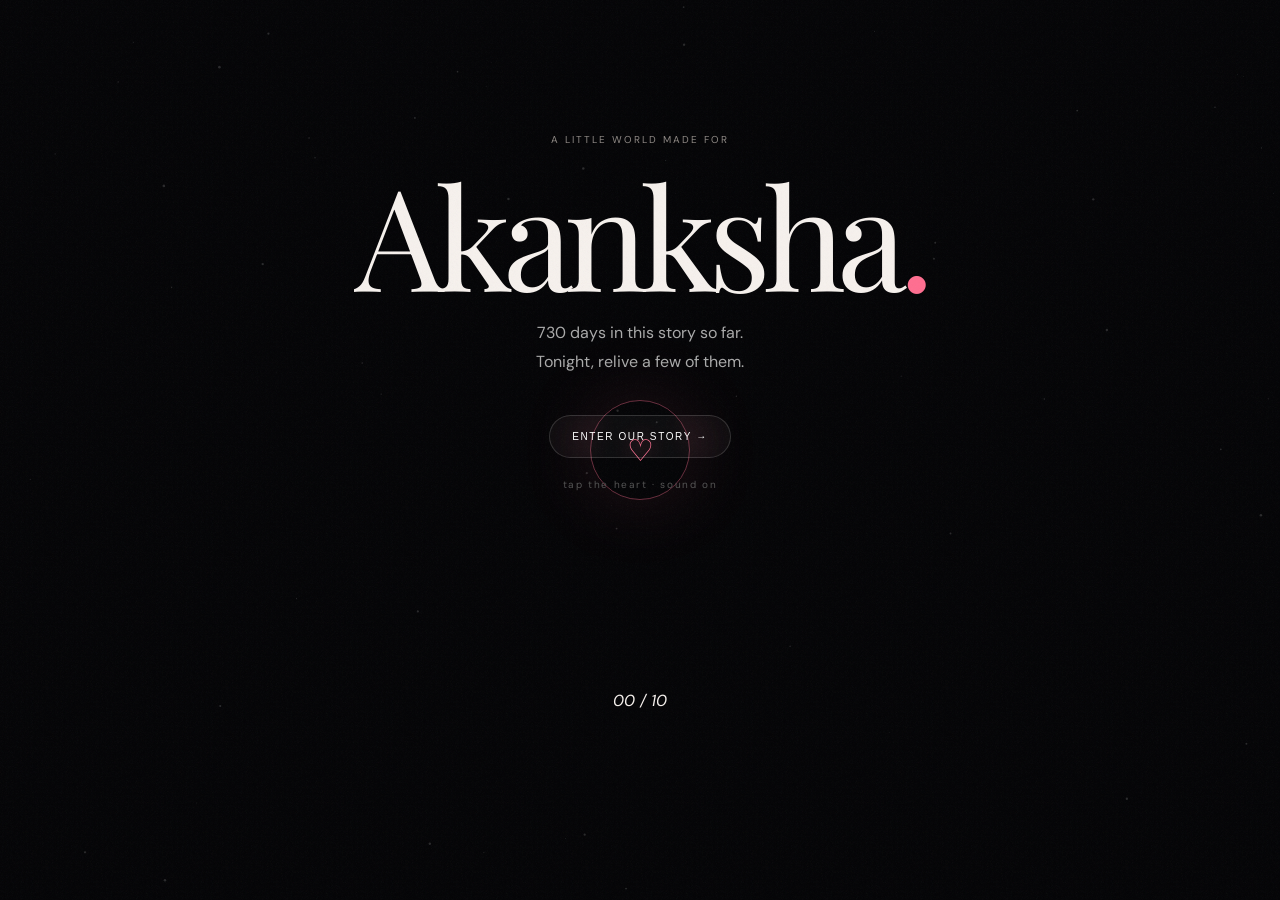
<file: index.html>
<!doctype html><html><head><meta charset="utf-8"><meta name="viewport" content="width=device-width,initial-scale=1"><title>For Akanksha — 2 Years of Us</title><link rel="stylesheet" href="assets/styles.css"></head><body data-page="entry"><canvas id="fx"></canvas><div class="grain"></div><main class="page entry"><div class="orb">♡</div><section><small>A LITTLE WORLD MADE FOR</small><h1>Akanksha<span>.</span></h1><p>730 days in this story so far.<br>Tonight, relive a few of them.</p><button class="primary" id="begin">ENTER OUR STORY →</button><div class="hint">tap the heart · sound on</div></section><i class="page-no">00 / 10</i></main><audio id="bgm" loop src="assets/music.mp3"></audio><script src="assets/app.js"></script></body></html>
</file>
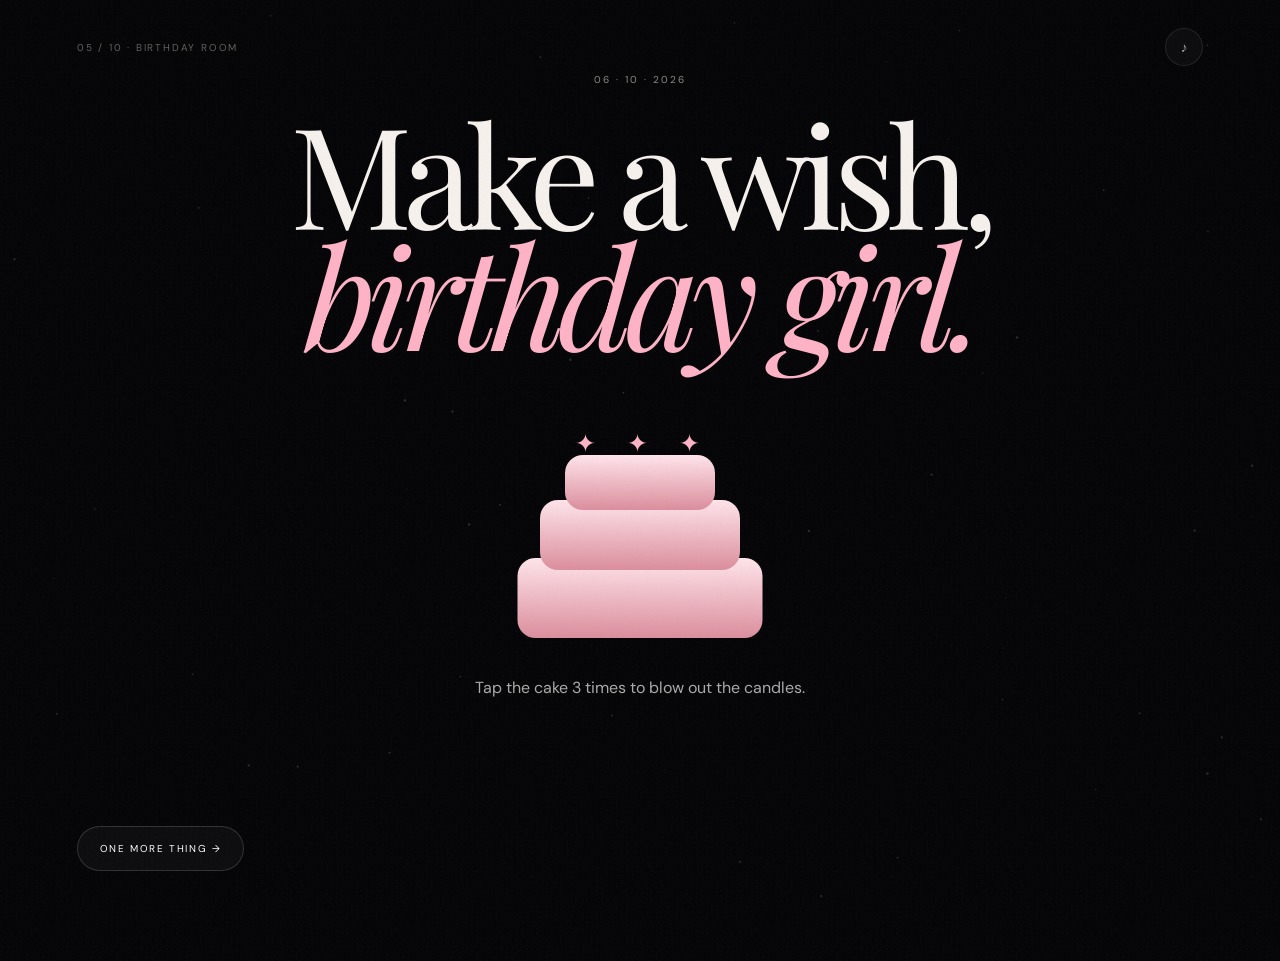
<file: birthday.html>
<!doctype html><html><head><meta charset="utf-8"><meta name="viewport" content="width=device-width,initial-scale=1"><title>Birthday Room</title><link rel="stylesheet" href="assets/styles.css"></head><body data-page="birthday"><canvas id="fx"></canvas><div class="grain"></div><main class="page"><nav>05 / 10 · BIRTHDAY ROOM <button data-sound>♪</button></nav><section class="center tall"><small>06 · 10 · 2026</small><h1>Make a wish,<br><em>birthday girl.</em></h1><div id="cake"><div class="candle a">✦</div><div class="candle b">✦</div><div class="candle c">✦</div><div class="tier one"></div><div class="tier two"></div><div class="tier three"></div></div><p id="cakeHint">Tap the cake 3 times to blow out the candles.</p><h2 id="bdayMsg">22 looks beautiful on you.</h2></section><a class="primary" href="reasons.html">ONE MORE THING →</a></main><script src="assets/app.js"></script></body></html>
</file>
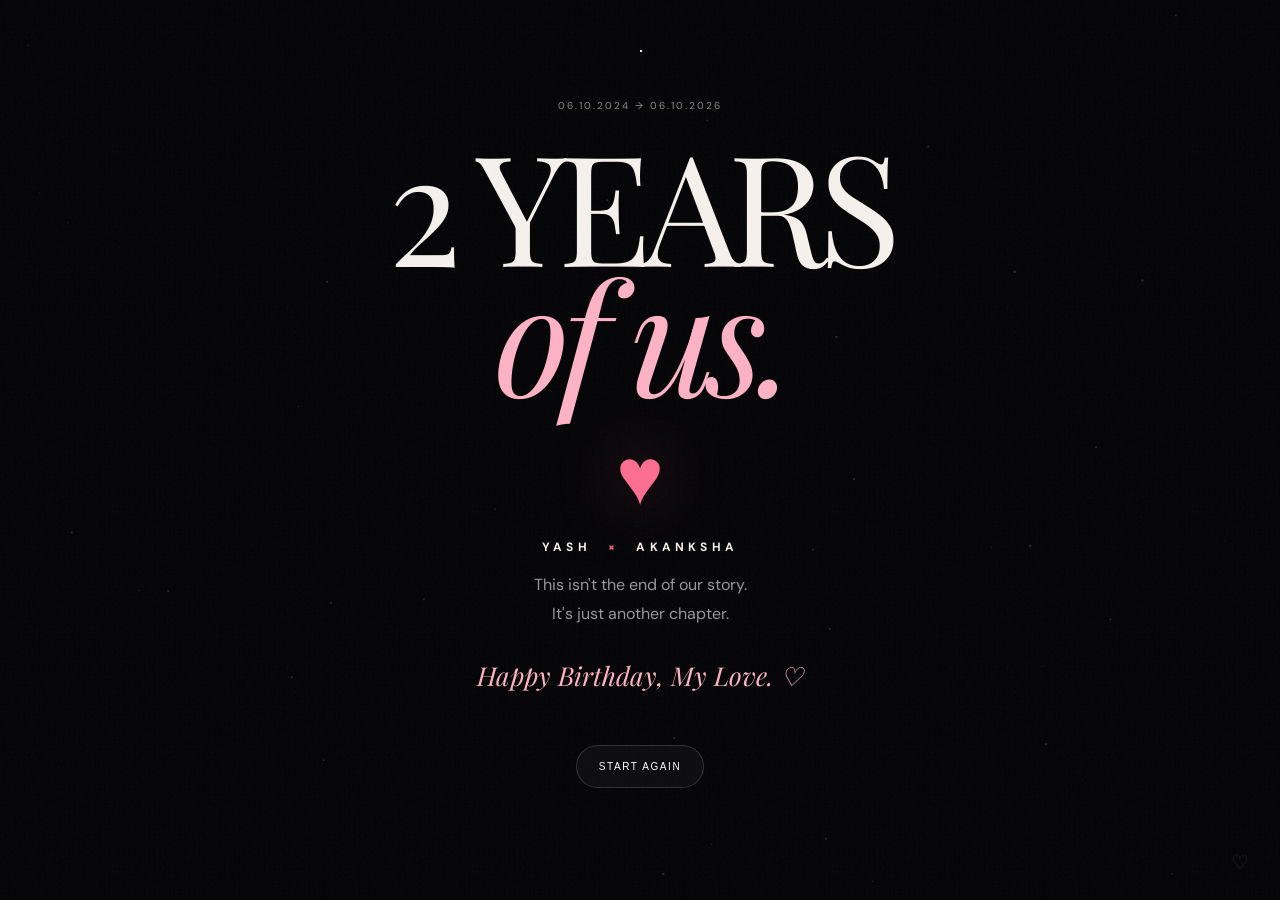
<file: final.html>
<!doctype html><html><head><meta charset="utf-8"><meta name="viewport" content="width=device-width,initial-scale=1"><title>Just The Beginning</title><link rel="stylesheet" href="assets/styles.css"></head><body data-page="final"><canvas id="fx"></canvas><div class="grain"></div><main class="page final"><div id="stars"></div><section class="center"><small>06.10.2024 → 06.10.2026</small><h1>2 YEARS<br><em>of us.</em></h1><div class="heart">♥</div><h2>YASH <span>×</span> AKANKSHA</h2><p>This isn't the end of our story.<br>It's just another chapter.</p><div class="final-line">Happy Birthday, My Love. ♡</div><button class="primary" onclick="location.href='index.html'">START AGAIN</button></section><button id="secret" class="secret">♡</button></main><script src="assets/app.js"></script></body></html>
</file>
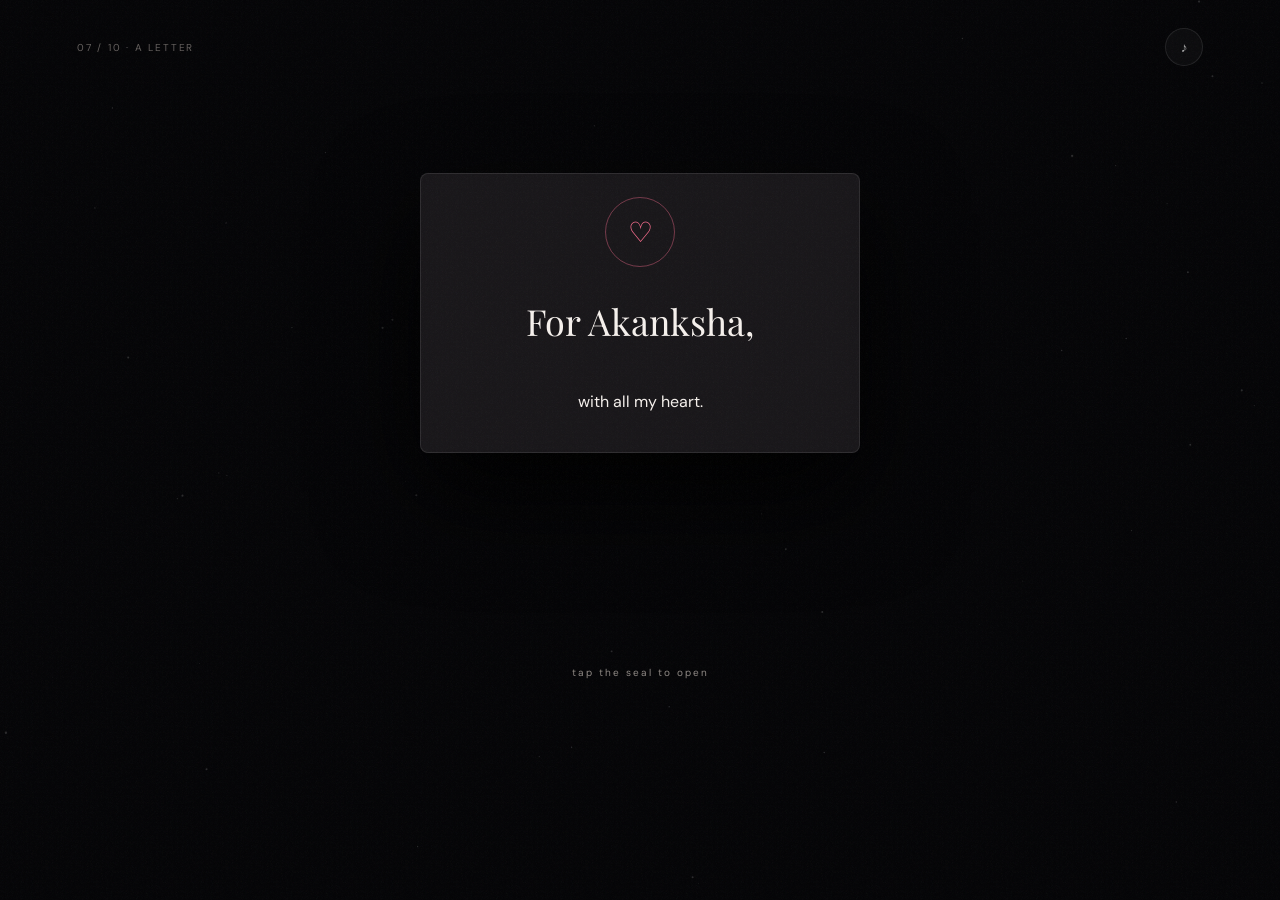
<file: letter.html>
<!doctype html><html><head><meta charset="utf-8"><meta name="viewport" content="width=device-width,initial-scale=1"><title>A Letter For Akanksha</title><link rel="stylesheet" href="assets/styles.css"></head><body data-page="letter"><canvas id="fx"></canvas><div class="grain"></div><main class="page"><nav>07 / 10 · A LETTER <button data-sound>♪</button></nav><section id="envelope" class="envelope"><div><div class="seal" id="open">♡</div><h2>For Akanksha,</h2><p>with all my heart.</p></div><small>tap the seal to open</small></section><article id="letter" class="letter"><small>06 OCTOBER 2026 · 22ND BIRTHDAY · 2 YEARS OF US</small><h1>My Akanksha,</h1><div class="letter-body">
<p>Happy 22nd birthday to the person who somehow became one of the most important parts of my life without either of us knowing, on that first ordinary day when I sent you a birthday message on 6 October 2024. When I look back at that day now, it is honestly crazy to think that one small message became the first page of everything we have today. I did not know where that first move would take us. I only knew that I wanted to start a conversation with you. And today, two years later, I am sitting here trying to put two years of memories, feelings, laughter, adventures, arguments, comfort, and love into words — and I already know that no letter can ever be enough.</p>
<p>I still remember our first date at Seawoods Mall on 23 October. There are so many things about that day that I could write about, but the one that always makes me smile is that I made you dance in the mall. Looking back, it feels like such a perfect preview of what our relationship would become: me being a little crazy, you going along with it, and both of us creating a memory that neither of us expected. Then we make counless memories we went to the Chinese Temple, and somehow a simple first date became the beginning of a very long list of places, roads, temples, sunsets, festivals, food stops, and random little moments that now mean so much to me.</p>
<p>We have gone on so many long drives that sometimes I think the road itself became one of our favourite places. I love those moments because we never needed an extraordinary destination to have a good time. Sometimes it was just us, a road ahead, music playing, conversations going nowhere and everywhere, and that comfortable feeling of being together. Those drives taught me that a memory does not have to be a huge event. Sometimes the best memories are the ones where absolutely nothing special is happening — except that you are there.</p>
<p>Then there was the sunset at Marine Drive. There is something about sitting there with someone you love while the sky changes colour and the city keeps moving around you. It makes you stop for a moment. And when I think about that evening, I don't just remember the sunset. I remember how it felt to share it with you. I think that is what you have done to so many ordinary places in my life: you made them personal.</p>
<p>I also can't forget our Ekvira Temple trip in Lonavala and the way that day kept giving us little surprises. On the way back, we stopped at Maple and somehow ended up enjoying free chocolates and snacks like we had discovered treasure. It sounds like such a small thing, but those are exactly the moments I want to keep. The silly ones. The unexpected ones. The ones that would sound completely ordinary if I told someone else, but become special because they happened with you.</p>
<p>Then came Byculla Zoo, another chapter in our growing collection of places. Ambernath Shiv Temple gave us one of my favourite unusual memories — drawing each other's faces on tiny pieces of paper. I don't know how two people can turn a small sheet of paper into something worth remembering years later, but apparently we can. Kala Ghoda Festival in CST became another story, another day of walking around, seeing things, laughing, exploring, and simply being together.</p>
<p>And then I got to be part of your sister's Haldi ceremony in your village. That day was different. It was not just another outing for us. I got to see another part of your world, meet people important to you, and be there for a family celebration. We enjoyed so much, and I remember feeling genuinely happy that I could be included in something that mattered to you and your family. Moments like that make me realise that our story isn't only about dates and trips. It is also about slowly becoming part of each other's worlds.</p>
<p>Gudi Padwa is another memory I hold close. Seeing us both dressed traditionally, visiting temples, and spending that day together felt beautiful in a completely different way. There was something peaceful about it. Looking at those memories now, I realise how much has changed since that first birthday message — and at the same time, how much of the same feeling is still there.</p>
<p>Two years with you have taught me that love is not only about the dramatic moments. It is about the small things that quietly become important. It is remembering a joke that only makes sense to us. It is knowing how the other person reacts to something before they even say it. It is sending a random message. It is laughing at something stupid. It is going for a drive without a perfect plan. It is getting irritated, getting over it, and still choosing each other. It is making plans, changing plans, and sometimes making absolutely no plans at all. It is finding comfort in the presence of one person.</p>
<p>Akanksha, I want you to know that I am proud of the person you are becoming. You are turning 22, and I hope this year gives you more reasons to smile, more opportunities to grow, more adventures than you expect, and the courage to chase everything you want. I hope you never feel like you have to become someone else to be worthy of anything. I hope you always remember how much there is to love about the person you already are.</p>
<p>I also want to thank you. Thank you for the memories. Thank you for the patience. Thank you for the laughter. Thank you for the random conversations and the serious ones. Thank you for every long drive, every temple visit, every sunset, every festival, every food stop, every photo, every silly drawing, every celebration, and every ordinary day that became special simply because you were there. Thank you for being part of these two years of my life.</p>
<p>When we started on 6 October 2024, I couldn't have imagined that two years later I would have this many memories to look back on. And the best part is that I don't want this letter to feel like a conclusion. I don't want these two years to be a finished story. I want them to be the first two chapters of something much, much longer.</p>
<p>I want more sunsets with you. More long drives. More random plans. More festivals. More temples. More food adventures. More photos that we will laugh about years later. More days where we have no idea where we are going and somehow end up somewhere memorable. More birthdays. More celebrations. More ordinary evenings that turn into favourite memories. More versions of us that we haven't met yet.</p>
<p>And if there is one thing I hope you take from this letter, it is this: you matter to me. Not because of one perfect moment, not because of one date, and not because of one photograph. You matter because somewhere between that first message and everything that followed, you became part of the way I see my life. When something funny happens, I want to tell you. When I see something beautiful, I want to share it with you. When I think about places I want to go, I imagine you there. And when I think about the memories I want to make in the future, your name somehow keeps appearing in them.</p>
<p>So today, on your 22nd birthday, I hope you feel loved. I hope you feel celebrated. I hope you look at this little world I made for you and realise that behind every animation, every photo, every word, and every tiny detail is one very simple thought: <strong>I am really glad I made that first move.</strong></p>
<p>Happy 22nd birthday, Akanksha. Happy two years to us. Thank you for being one of the most beautiful chapters of my life so far. And here's to every chapter we haven't written yet.</p>
<p class="signature">Always yours,<br><strong>Yash</strong> ♡</p></div></article><a id="letterNext" class="primary hidden" href="final.html">THERE'S ONE LAST THING →</a></main><script src="assets/app.js"></script></body></html>
</file>
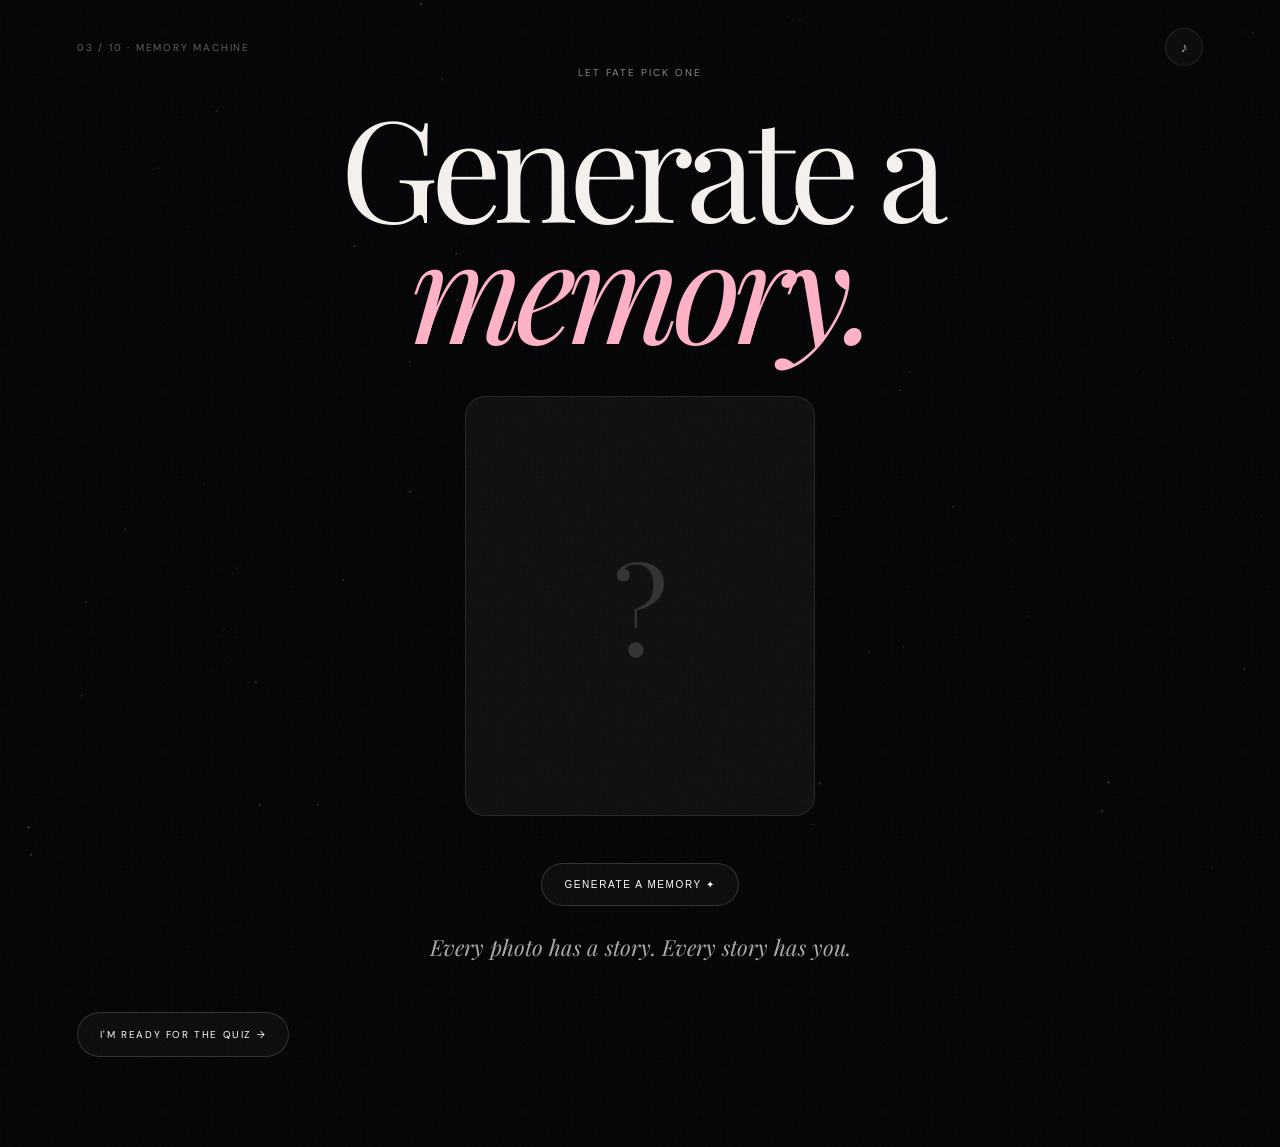
<file: machine.html>
<!doctype html><html><head><meta charset="utf-8"><meta name="viewport" content="width=device-width,initial-scale=1"><title>The Memory Machine</title><link rel="stylesheet" href="assets/styles.css"></head><body data-page="machine"><canvas id="fx"></canvas><div class="grain"></div><main class="page"><nav>03 / 10 · MEMORY MACHINE <button data-sound>♪</button></nav><section class="center tall"><small>LET FATE PICK ONE</small><h1>Generate a<br><em>memory.</em></h1><div id="slot"><span>?</span></div><button class="primary" id="generate">GENERATE A MEMORY ✦</button><p id="caption" class="quote">Every photo has a story. Every story has you.</p></section><a class="primary" href="quiz.html">I'M READY FOR THE QUIZ →</a></main><script src="assets/photos.js"></script><script src="assets/app.js"></script></body></html>
</file>
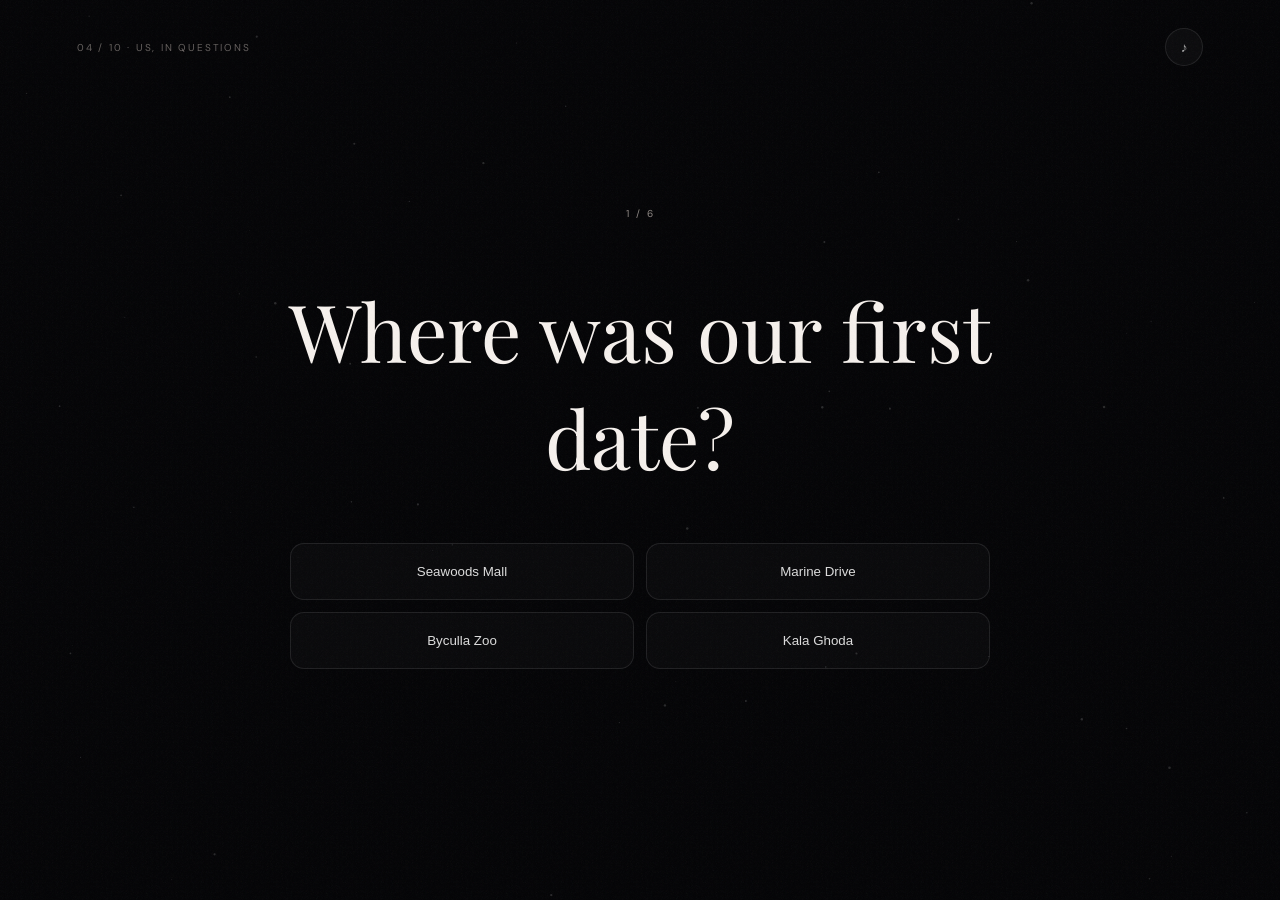
<file: quiz.html>
<!doctype html><html><head><meta charset="utf-8"><meta name="viewport" content="width=device-width,initial-scale=1"><title>How Well Do You Know Us?</title><link rel="stylesheet" href="assets/styles.css"></head><body data-page="quiz"><canvas id="fx"></canvas><div class="grain"></div><main class="page"><nav>04 / 10 · US, IN QUESTIONS <button data-sound>♪</button></nav><div id="quiz" class="quiz"></div></main><script src="assets/app.js"></script></body></html>
</file>
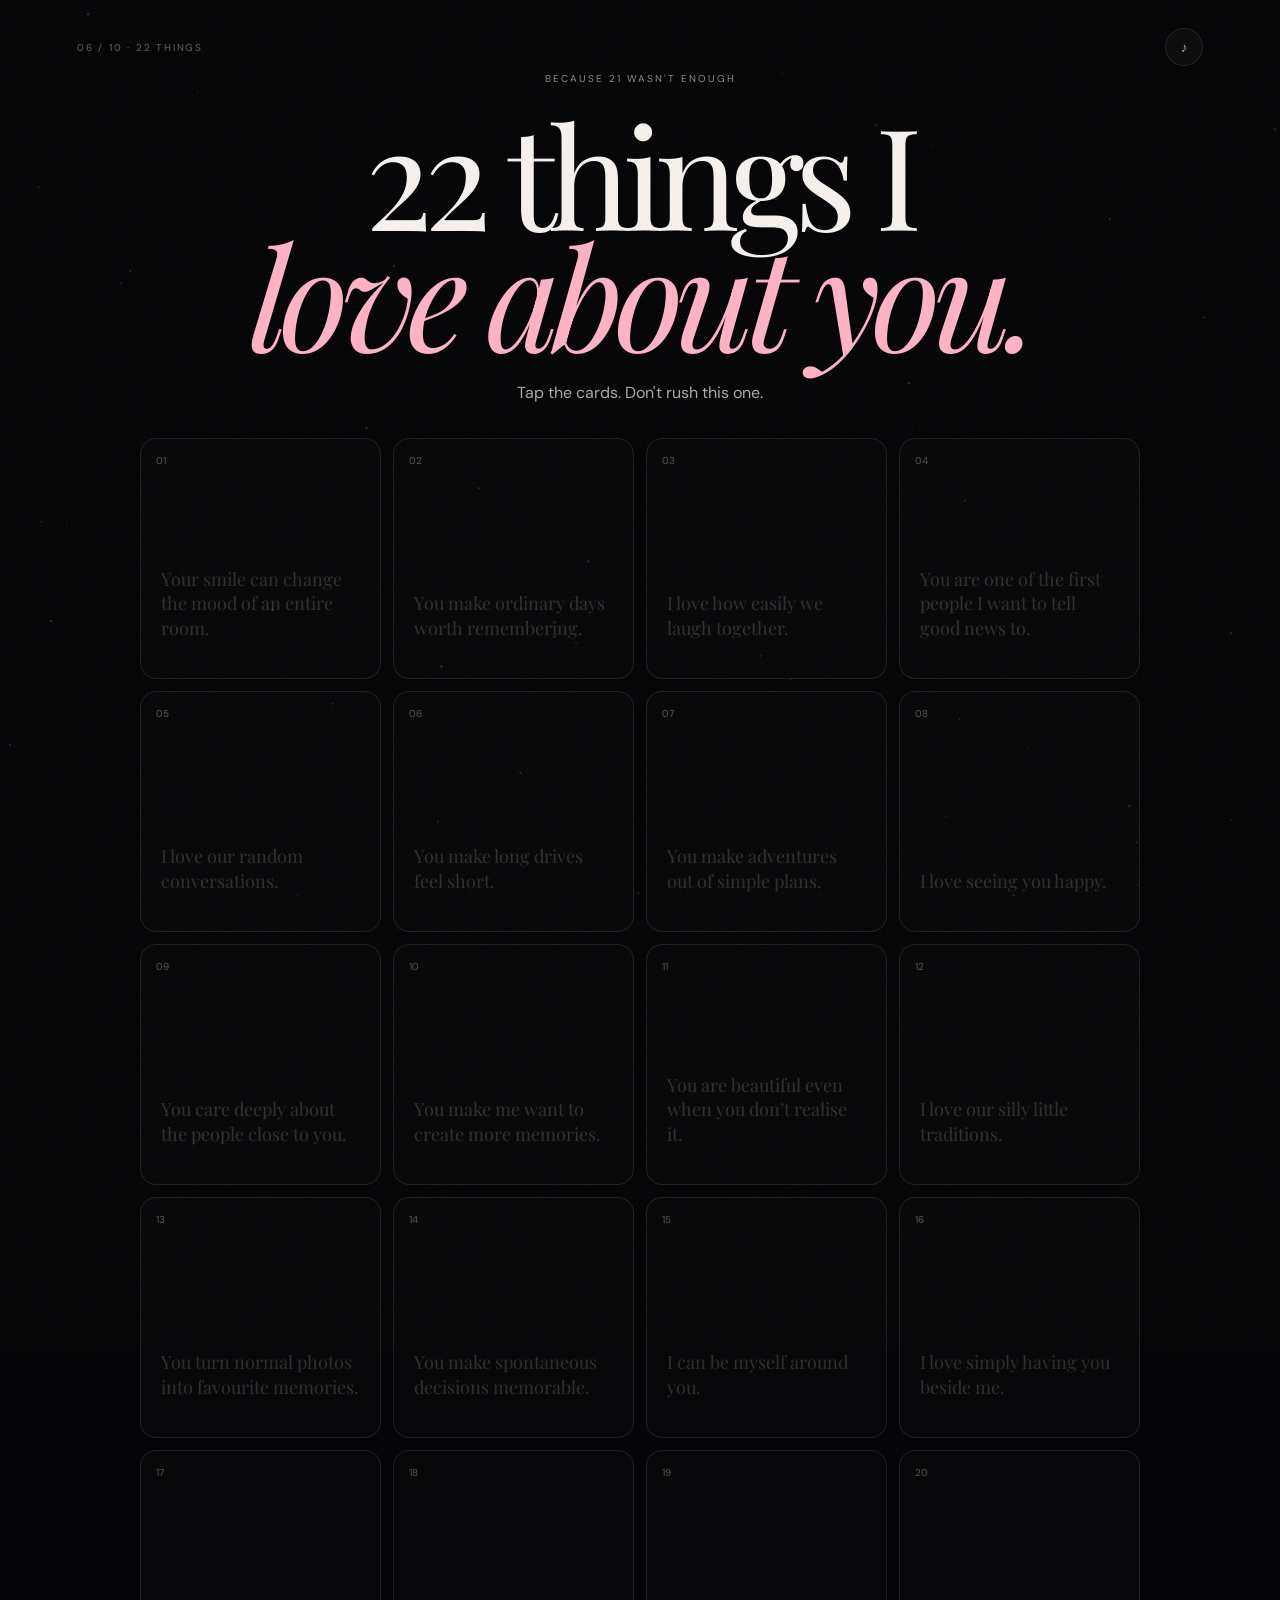
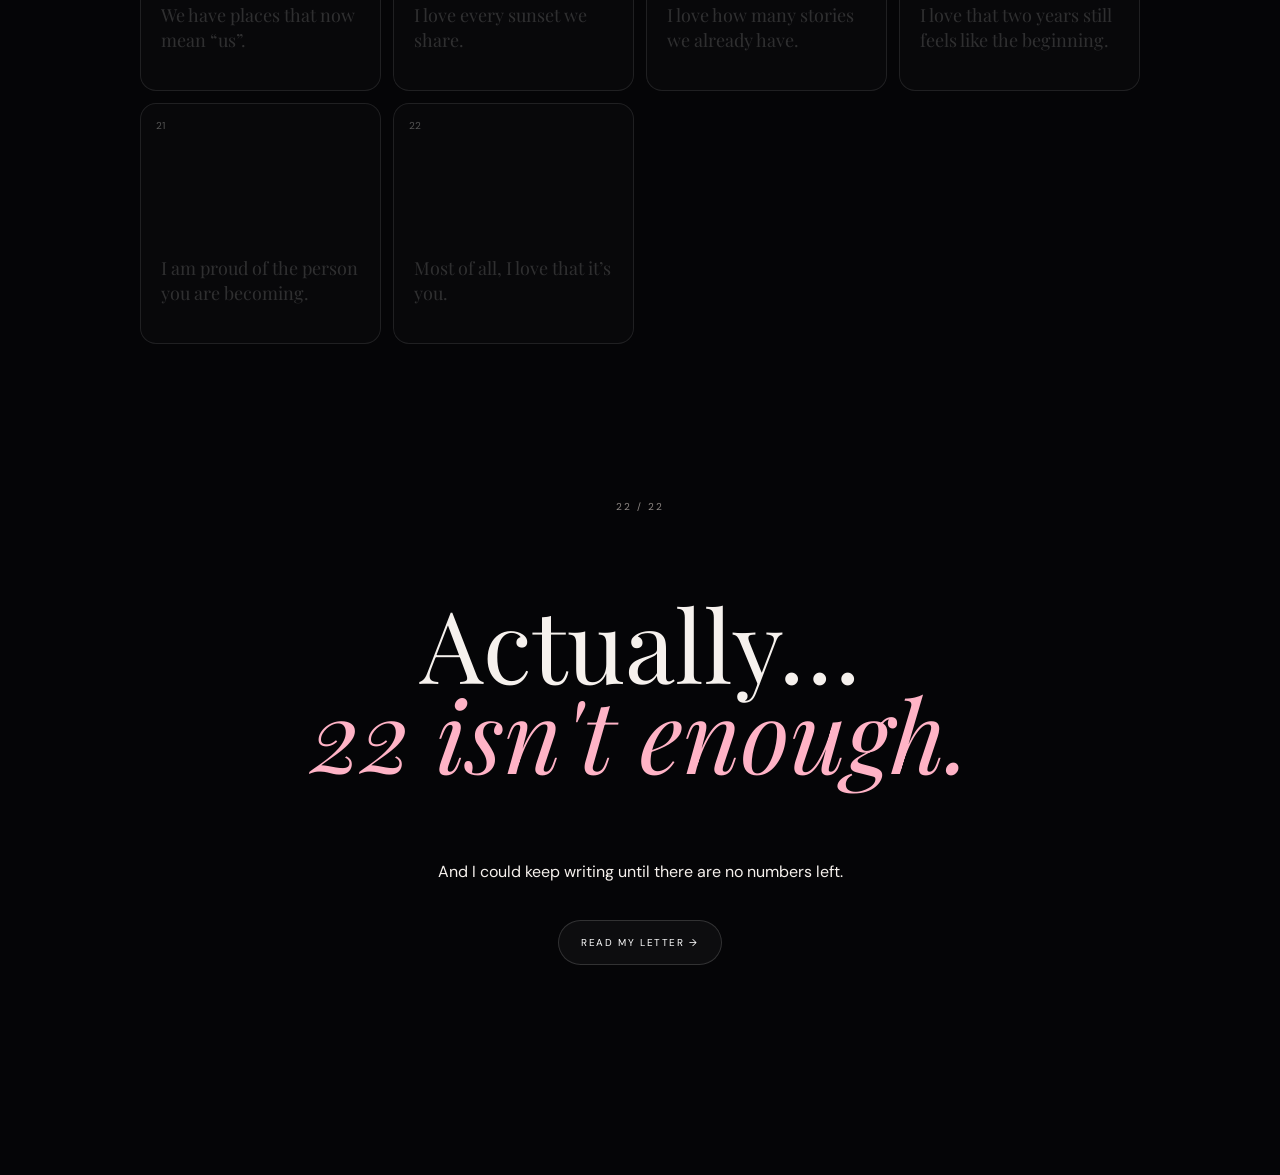
<file: reasons.html>
<!doctype html><html><head><meta charset="utf-8"><meta name="viewport" content="width=device-width,initial-scale=1"><title>22 Things</title><link rel="stylesheet" href="assets/styles.css"></head><body data-page="reasons"><canvas id="fx"></canvas><div class="grain"></div><main class="page"><nav>06 / 10 · 22 THINGS <button data-sound>♪</button></nav><section class="center"><small>BECAUSE 21 WASN'T ENOUGH</small><h1>22 things I<br><em>love about you.</em></h1><p>Tap the cards. Don't rush this one.</p></section><div id="reasons"></div><section class="end"><small>22 / 22</small><h2>Actually…<br><em>22 isn't enough.</em></h2><p>And I could keep writing until there are no numbers left.</p><a class="primary" href="letter.html">READ MY LETTER →</a></section></main><script src="assets/app.js"></script></body></html>
</file>
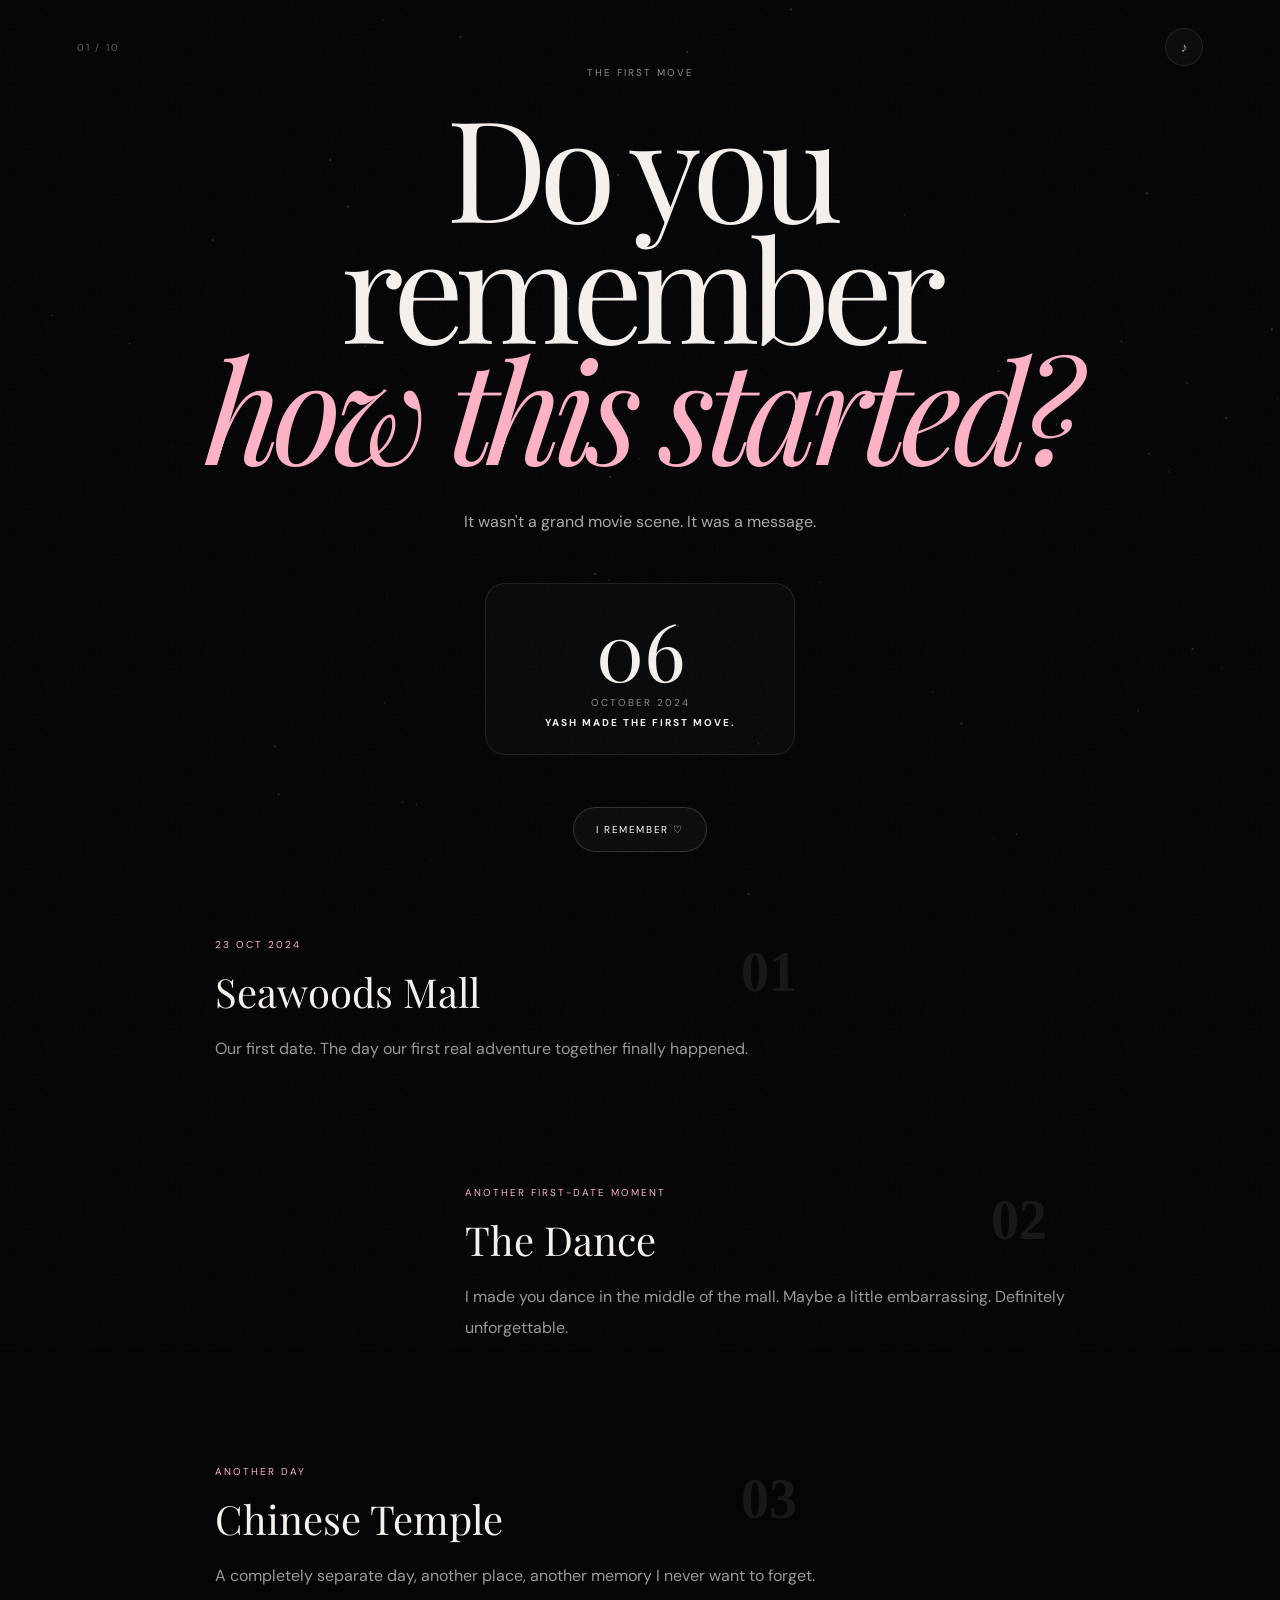
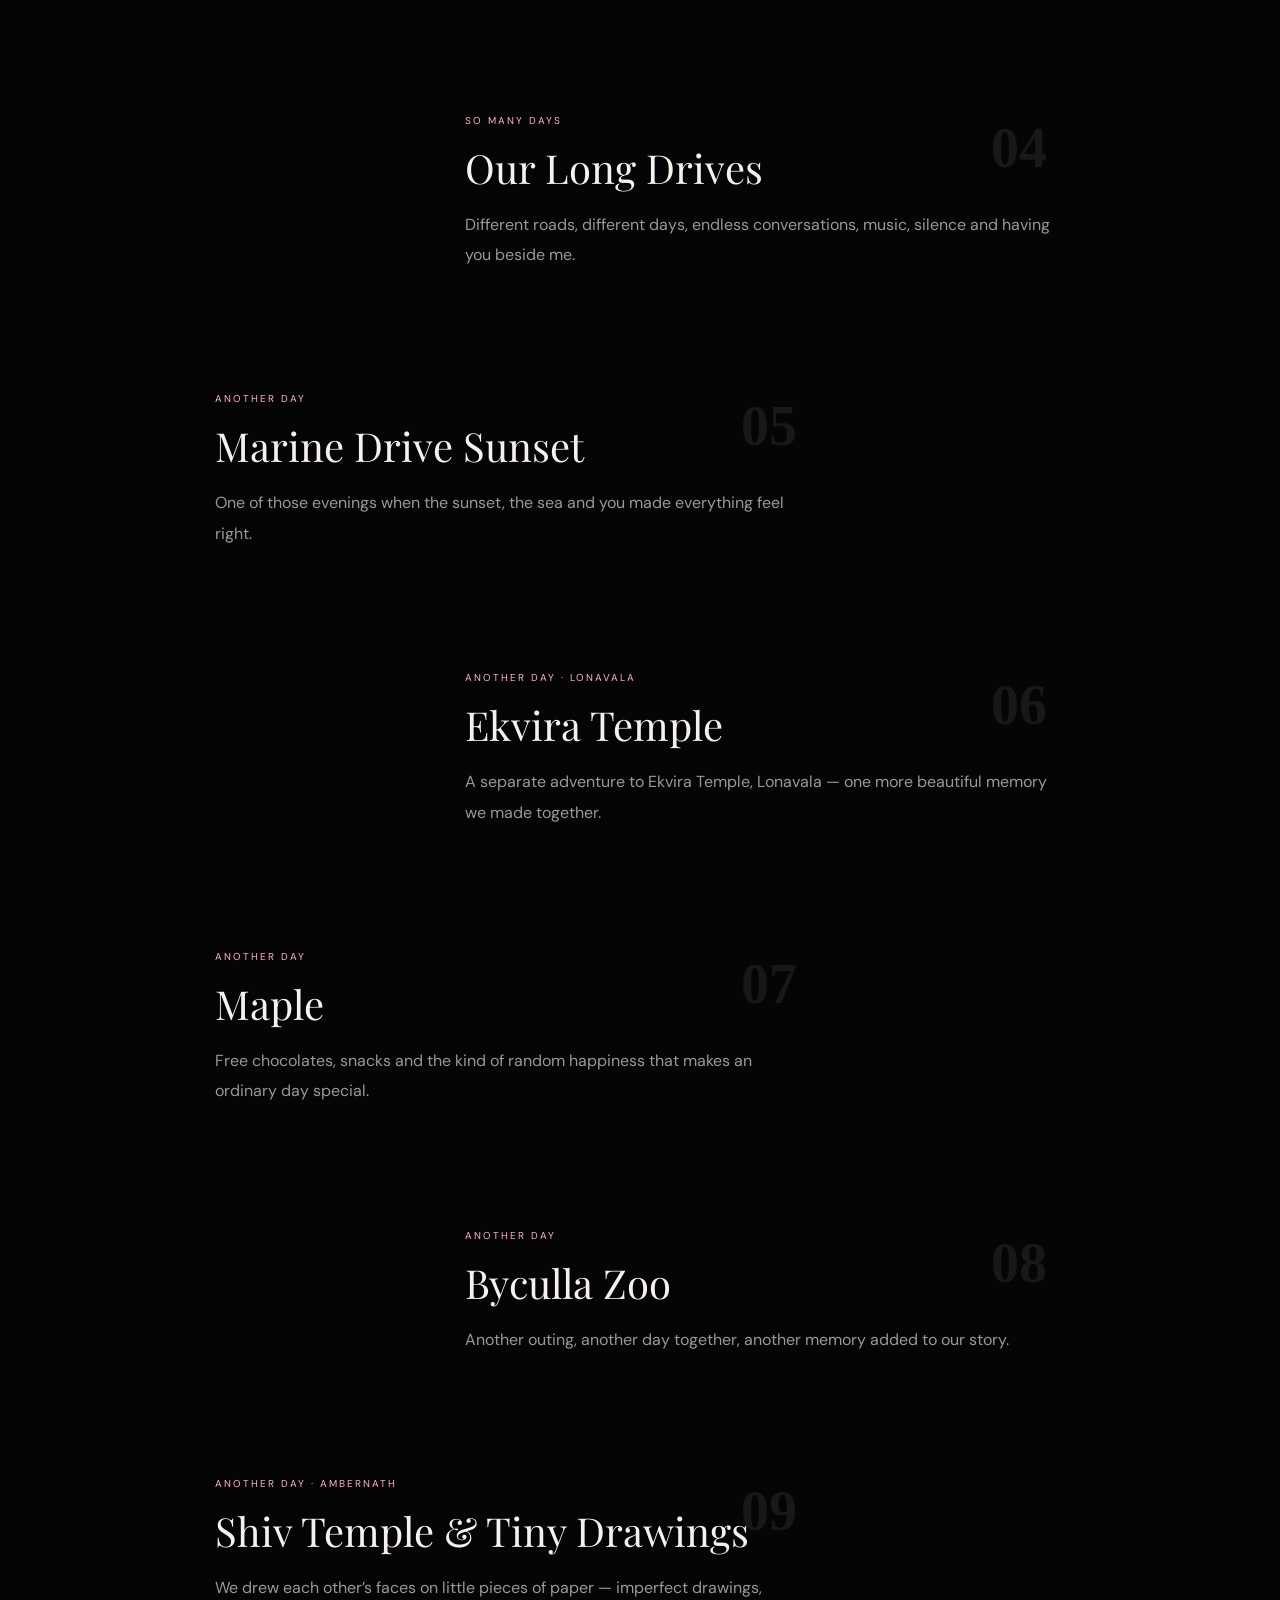
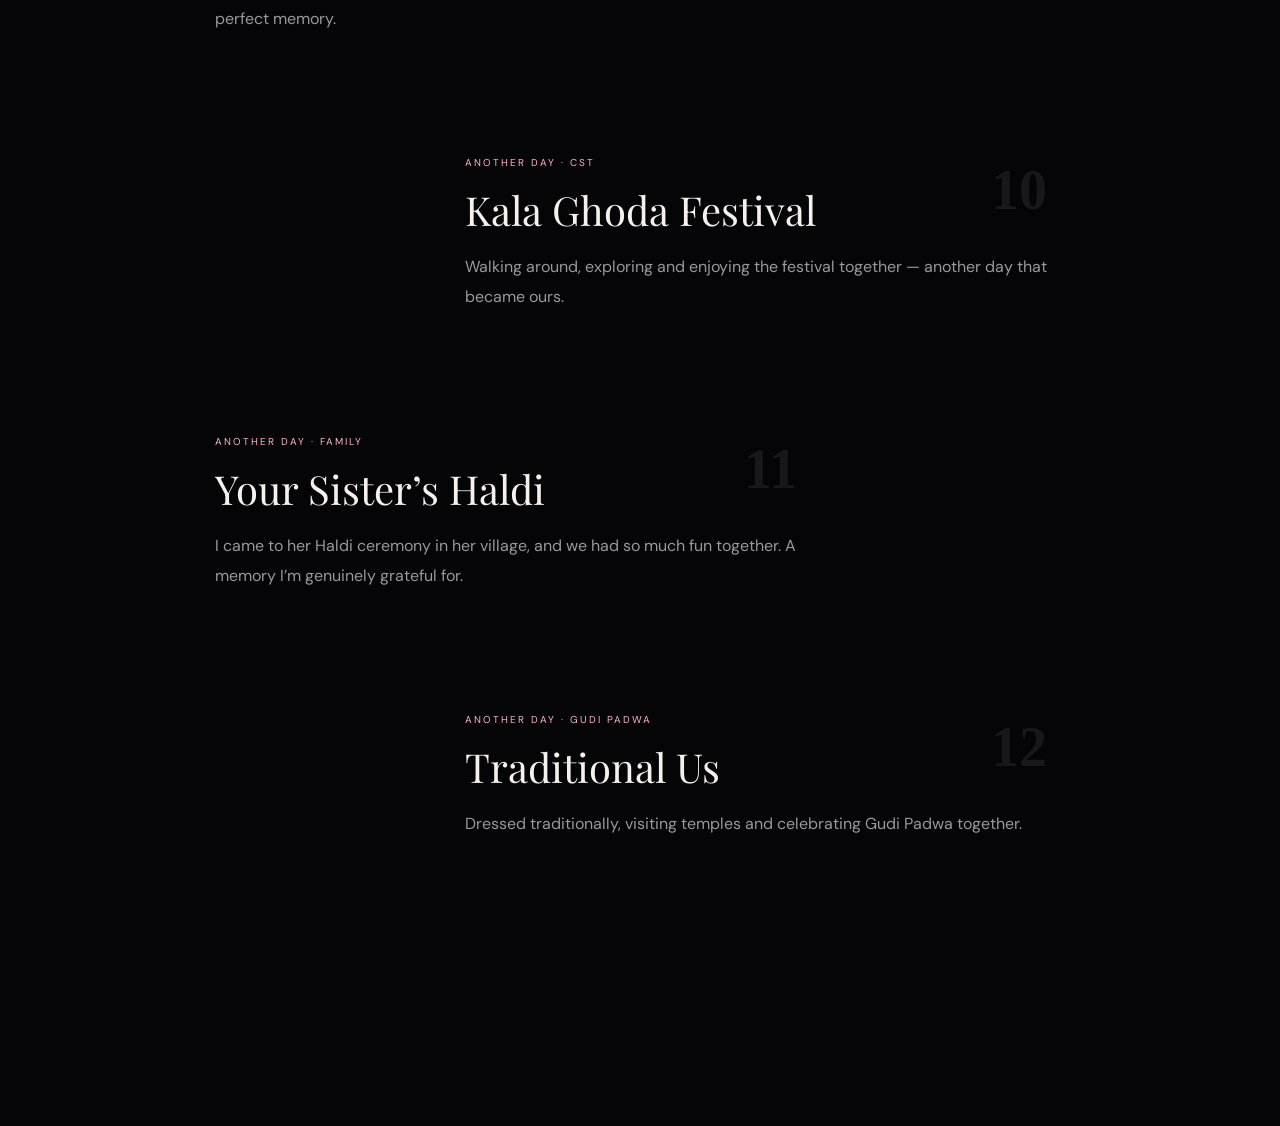
<file: story.html>
<!doctype html><html><head><meta charset="utf-8"><meta name="viewport" content="width=device-width,initial-scale=1"><title>How It Started</title><link rel="stylesheet" href="assets/styles.css"></head><body data-page="story"><canvas id="fx"></canvas><div class="grain"></div><main class="page"><nav>01 / 10 <button data-sound>♪</button></nav><section class="center tall"><small>THE FIRST MOVE</small><h1>Do you remember<br><em>how this started?</em></h1><p>It wasn't a grand movie scene. It was a message.</p><div class="date"><b>06</b><small>OCTOBER 2024</small><strong>YASH MADE THE FIRST MOVE.</strong></div><a class="primary" href="memories.html">I REMEMBER ♡</a></section><section class="timeline memory-chapters">
<article><span class="memory-no">01</span><small>23 OCT 2024</small><h2>Seawoods Mall</h2><p>Our first date. The day our first real adventure together finally happened.</p></article>
<article><span class="memory-no">02</span><small>ANOTHER FIRST-DATE MOMENT</small><h2>The Dance</h2><p>I made you dance in the middle of the mall. Maybe a little embarrassing. Definitely unforgettable.</p></article>
<article><span class="memory-no">03</span><small>ANOTHER DAY</small><h2>Chinese Temple</h2><p>A completely separate day, another place, another memory I never want to forget.</p></article>
<article><span class="memory-no">04</span><small>SO MANY DAYS</small><h2>Our Long Drives</h2><p>Different roads, different days, endless conversations, music, silence and having you beside me.</p></article>
<article><span class="memory-no">05</span><small>ANOTHER DAY</small><h2>Marine Drive Sunset</h2><p>One of those evenings when the sunset, the sea and you made everything feel right.</p></article>
<article><span class="memory-no">06</span><small>ANOTHER DAY · LONAVALA</small><h2>Ekvira Temple</h2><p>A separate adventure to Ekvira Temple, Lonavala — one more beautiful memory we made together.</p></article>
<article><span class="memory-no">07</span><small>ANOTHER DAY</small><h2>Maple</h2><p>Free chocolates, snacks and the kind of random happiness that makes an ordinary day special.</p></article>
<article><span class="memory-no">08</span><small>ANOTHER DAY</small><h2>Byculla Zoo</h2><p>Another outing, another day together, another memory added to our story.</p></article>
<article><span class="memory-no">09</span><small>ANOTHER DAY · AMBERNATH</small><h2>Shiv Temple & Tiny Drawings</h2><p>We drew each other’s faces on little pieces of paper — imperfect drawings, perfect memory.</p></article>
<article><span class="memory-no">10</span><small>ANOTHER DAY · CST</small><h2>Kala Ghoda Festival</h2><p>Walking around, exploring and enjoying the festival together — another day that became ours.</p></article>
<article><span class="memory-no">11</span><small>ANOTHER DAY · FAMILY</small><h2>Your Sister’s Haldi</h2><p>I came to her Haldi ceremony in her village, and we had so much fun together. A memory I’m genuinely grateful for.</p></article>
<article><span class="memory-no">12</span><small>ANOTHER DAY · GUDI PADWA</small><h2>Traditional Us</h2><p>Dressed traditionally, visiting temples and celebrating Gudi Padwa together.</p></article>
</section></main><script src="assets/app.js"></script></body></html>
</file>
<file: assets/styles.css>
@import url('https://fonts.googleapis.com/css2?family=DM+Sans:wght@300;400;500;600&family=Playfair+Display:ital,wght@0,400;1,400;1,500&display=swap');:root{--bg:#050507;--fg:#f6f1ed;--muted:#8f8985;--pink:#ff6f91;--soft:#ffb3c6;--line:#ffffff18}*{box-sizing:border-box}html,body{margin:0;background:var(--bg);color:var(--fg);font-family:DM Sans,sans-serif}body{overflow-x:hidden}.grain{position:fixed;inset:-50%;z-index:20;pointer-events:none;opacity:.045;background-image:url("data:image/svg+xml,%3Csvg xmlns='http://www.w3.org/2000/svg' width='180' height='180'%3E%3Cfilter id='n'%3E%3CfeTurbulence baseFrequency='.8' numOctaves='4'/%3E%3C/filter%3E%3Crect width='100%25' height='100%25' filter='url(%23n)'/%3E%3C/svg%3E")}#fx{position:fixed;inset:0;z-index:0;pointer-events:none}.page{position:relative;z-index:1;min-height:100vh;padding:28px 6vw 90px}.entry{display:grid;place-items:center;text-align:center;overflow:hidden}.entry section{max-width:850px}.entry h1,.center h1{font:400 clamp(65px,11vw,155px)/.86 'Playfair Display';letter-spacing:-.06em;margin:25px 0}.entry h1 span{color:var(--pink)}.entry p,.center>p{color:#aaa;line-height:1.8}.entry small,small{font-size:10px;letter-spacing:.2em;color:var(--muted)}.orb{position:absolute;width:100px;height:100px;border:1px solid #ff6f9166;border-radius:50%;display:grid;place-items:center;color:var(--pink);font-size:30px;box-shadow:0 0 80px #ff6f9120;transform:translateY(-190px);animation:float 4s infinite ease-in-out}.primary{display:inline-flex;align-items:center;justify-content:center;gap:18px;margin-top:22px;padding:15px 22px;border-radius:100px;border:1px solid #ffffff26;background:#ffffff09;color:white;text-decoration:none;font-size:10px;letter-spacing:.16em;transition:.3s;backdrop-filter:blur(10px)}.primary:hover{background:white;color:#050507;transform:translateY(-3px)}.hint{margin-top:20px;color:#555;font-size:10px;letter-spacing:.16em}nav{display:flex;justify-content:space-between;align-items:center;color:#65605e;font-size:10px;letter-spacing:.18em}nav button{width:38px;height:38px;border-radius:50%;background:#ffffff08;border:1px solid var(--line);color:#aaa}.center{text-align:center;max-width:1000px;margin:auto}.tall{min-height:82vh;display:flex;flex-direction:column;justify-content:center;align-items:center}.center em{color:var(--soft)}.date{margin:30px 0;width:310px;padding:25px;border:1px solid var(--line);border-radius:20px;background:#ffffff06;display:grid;gap:7px}.date b{font:80px/1 'Playfair Display'}.date strong{font-size:10px;letter-spacing:.2em}.timeline{max-width:850px;margin:auto;padding:80px 0}.timeline article{max-width:600px;margin:0 auto 100px}.timeline h2{font:40px 'Playfair Display';margin:12px 0}.timeline p{color:#999;line-height:1.9}.timeline article:nth-child(even){margin-left:auto;margin-right:0}.timeline article:nth-child(odd){margin-left:0}.timeline article small{color:var(--soft)}#memoryStage{height:68vh;min-height:500px;position:relative;perspective:1200px;overflow:hidden;margin-top:25px}.memory-card{position:absolute;left:50%;top:50%;width:180px;height:235px;border-radius:14px;overflow:hidden;border:1px solid #ffffff2a;box-shadow:0 25px 80px #000;cursor:pointer;background:#111}.memory-card img{width:100%;height:100%;object-fit:cover}.memory-card span{position:absolute;bottom:12px;left:12px;font-size:9px;letter-spacing:.14em;z-index:2}.controls{max-width:1000px;margin:0 auto 25px;display:flex;justify-content:space-between;color:#555;font-size:9px;letter-spacing:.15em}.controls button{border:1px solid var(--line);background:none;color:#999;border-radius:30px;padding:10px 15px;font-size:9px;letter-spacing:.15em}#detail{display:none;position:fixed;inset:7%;z-index:30;background:#09090bfa;border:1px solid var(--line);border-radius:22px;overflow:hidden;grid-template-columns:1fr 1fr;backdrop-filter:blur(20px)}#detail.open{display:grid}#detail>button{position:absolute;right:15px;top:10px;background:none;border:0;color:white;font-size:28px;z-index:2}.photo{background:center/cover no-repeat}.detailText{padding:50px;align-self:center}#detail>div:last-child{padding:8vw 5vw;align-self:center}#detail h2{font:48px 'Playfair Display';margin:12px 0}#detail p{color:#999;line-height:1.8}.quote{font:italic 22px 'Playfair Display';color:#999;max-width:500px}.machine{}.machine #slot,#slot{width:min(350px,80vw);height:420px;border:1px solid var(--line);border-radius:20px;display:grid;place-items:center;margin:25px auto;background:#101012;overflow:hidden;position:relative}#slot span{font:120px 'Playfair Display';color:#333}#slot img{position:absolute;width:100%;height:100%;object-fit:cover}.quiz{min-height:82vh;display:grid;place-items:center;text-align:center}.quiz h1{font:clamp(42px,7vw,80px) 'Playfair Display';max-width:850px}.options{display:grid;grid-template-columns:1fr 1fr;gap:12px;max-width:700px;margin:auto}.option{padding:20px;border:1px solid var(--line);background:#ffffff06;color:#ddd;border-radius:14px;cursor:pointer}.option:hover{border-color:#ff6f9166}.result{font:80px 'Playfair Display'}.quiz p{color:#777}.cake,#cake{position:relative;width:270px;height:240px;margin:20px auto}.tier{position:absolute;left:50%;transform:translateX(-50%);background:linear-gradient(#ffe5eb,#dc8e9d);border-radius:18px}.one{width:245px;height:80px;bottom:0}.two{width:200px;height:70px;bottom:68px}.three{width:150px;height:55px;bottom:128px}.candle{position:absolute;bottom:178px;color:#ffb3c6;z-index:2;font-size:25px;animation:flick 0.5s infinite alternate}.a{left:70px}.b{left:122px}.c{left:174px}#bdayMsg{opacity:0;color:var(--soft);font:italic 26px 'Playfair Display';transition:.5s}#bdayMsg.show{opacity:1}#reasons{max-width:1000px;margin:30px auto;display:grid;grid-template-columns:repeat(4,1fr);gap:12px}.reason{aspect-ratio:1;border:1px solid var(--line);border-radius:16px;padding:20px;position:relative;display:flex;align-items:flex-end;background:#ffffff04;cursor:pointer;transition:.3s}.reason:hover{transform:translateY(-5px)}.reason i{position:absolute;top:15px;left:15px;color:#555;font-style:normal;font-size:10px}.reason p{font:18px/1.35 'Playfair Display';color:#ddd;opacity:.18}.reason.open p{opacity:1}.end{text-align:center;padding:120px 0}.end h2{font:clamp(55px,8vw,100px)/.9 'Playfair Display'}.end em{color:var(--soft)}.envelope{min-height:80vh;display:grid;place-items:center;text-align:center}.envelope>div{width:min(440px,85vw);height:280px;border:1px solid var(--line);border-radius:8px;background:#19171a;display:grid;place-items:center;align-content:center;box-shadow:0 40px 100px #000}.envelope h2{font:36px 'Playfair Display'}.seal{width:70px;height:70px;border-radius:50%;border:1px solid #ff6f9166;color:var(--pink);display:grid;place-items:center;font-size:28px;cursor:pointer}.letter{display:none;background:#f1e9df;color:#2d2523;max-width:850px;margin:40px auto;padding:8vw;border-radius:4px;box-shadow:0 30px 100px #000}.letter.open{display:block}.letter h1{font:58px 'Playfair Display';margin:40px 0}.letter-body p{font:17px/1.95 Georgia,serif;margin:0 0 24px}.signature{font:italic 24px 'Playfair Display'}.hidden{display:none}.final{display:grid;place-items:center;text-align:center;overflow:hidden}.final h1{font:clamp(70px,12vw,170px)/.85 'Playfair Display'}.heart{font-size:80px;color:var(--pink);filter:drop-shadow(0 0 35px #ff6f9166);animation:beat 1.4s infinite}.final h2{font-size:12px;letter-spacing:.35em}.final h2 span{color:var(--pink);margin:0 10px}.final p{color:#999;line-height:1.8}.final-line{font:italic 26px 'Playfair Display';color:var(--soft);margin:30px}.star{position:absolute;width:2px;height:2px;background:#fff;border-radius:50%;animation:twinkle 2s infinite alternate}.secret{position:absolute;bottom:25px;right:25px;background:none;border:0;color:#282128;font-size:20px}@keyframes float{50%{transform:translate(8px,-205px)}}@keyframes beat{50%{transform:scale(1.13)}}@keyframes flick{to{transform:translateY(-3px);opacity:.7}}@keyframes twinkle{to{opacity:.2;transform:scale(.5)}}@media(max-width:700px){.page{padding:22px 5vw 70px}.entry h1,.center h1{font-size:19vw}.orb{width:80px;height:80px;transform:translateY(-180px)}.timeline article,.timeline article:nth-child(even),.timeline article:nth-child(odd){margin-left:20px;margin-right:0}.memory-card{width:140px;height:190px}#detail{inset:4%;grid-template-columns:1fr;overflow:auto}#detail .photo{min-height:300px}#detail>div:last-child{padding:30px}.options{grid-template-columns:1fr}#reasons{grid-template-columns:repeat(2,1fr)}.reason p{font-size:15px}.letter{padding:11vw 8vw}.letter h1{font-size:43px}.letter-body p{font-size:16px}}


/* CINEMATIC PAGE TRANSITIONS */
.page-transition{position:fixed;inset:0;z-index:9999;pointer-events:none;overflow:hidden;background:#050507;opacity:0;visibility:hidden;transition:opacity .45s ease,visibility .45s ease}.page-transition:before,.page-transition:after{content:"";position:absolute;left:50%;top:50%;width:0;height:0;border-radius:50%;transform:translate(-50%,-50%);background:#ff6f91;transition:width .95s cubic-bezier(.76,0,.24,1),height .95s cubic-bezier(.76,0,.24,1)}.page-transition:after{background:#050507;transition-delay:.06s}.page-transition.active{opacity:1;visibility:visible}.page-transition.active:before{width:170vmax;height:170vmax}.page-transition.active:after{width:155vmax;height:155vmax}.transition-wordmark{position:absolute;z-index:3;inset:0;display:grid;place-items:center;text-align:center;opacity:0;transform:scale(.82);transition:opacity .35s ease .2s,transform .7s cubic-bezier(.2,.8,.2,1) .2s}.page-transition.active .transition-wordmark{opacity:1;transform:scale(1)}.transition-wordmark strong{display:block;font:italic clamp(34px,7vw,88px) "Playfair Display",serif;color:#fff;letter-spacing:-.04em}.transition-wordmark span{display:block;margin-top:12px;color:rgba(255,255,255,.55);font-size:9px;letter-spacing:.32em}.page.page-enter{animation:pageEnter 1s cubic-bezier(.16,1,.3,1) both}.page.page-enter>*{animation:contentRise .9s cubic-bezier(.16,1,.3,1) both}.page.page-enter>*:nth-child(2){animation-delay:.08s}.page.page-enter>*:nth-child(3){animation-delay:.15s}.page.page-enter>*:nth-child(4){animation-delay:.22s}@keyframes pageEnter{from{opacity:0;transform:scale(1.035);filter:blur(10px)}to{opacity:1;transform:none;filter:none}}@keyframes contentRise{from{opacity:0;transform:translateY(22px)}to{opacity:1;transform:none}}body.leaving .page{animation:pageLeave .55s ease forwards}@keyframes pageLeave{to{opacity:0;transform:scale(.985);filter:blur(8px)}}
.memory-chapters article{position:relative;overflow:hidden;transition:transform .45s ease,background .45s ease,border-color .45s ease;}
.memory-chapters article:hover{transform:translateY(-8px) scale(1.015);}
.memory-no{position:absolute;right:18px;top:12px;font-family:serif;font-size:3.5rem;line-height:1;opacity:.08;font-weight:700;pointer-events:none;}
.memory-chapters article:nth-child(odd){transform-origin:left center}.memory-chapters article:nth-child(even){transform-origin:right center}
@media(max-width:700px){.memory-no{font-size:2.5rem}.memory-chapters article:hover{transform:translateY(-4px)}}
#detail .photo{display:grid;grid-template-columns:repeat(2,minmax(0,1fr));gap:10px;background:none;min-height:0;max-height:52vh;overflow:auto;padding:4px}
#detail .photo img{width:100%;height:180px;object-fit:cover;border-radius:14px;display:block}
.photo-count{margin:18px auto;text-align:center;letter-spacing:.16em;opacity:.55;font-size:11px}
@media(max-width:600px){#detail .photo img{height:125px}}
.mapper{display:grid;grid-template-columns:repeat(4,minmax(0,1fr));gap:16px;margin:30px 0}.map-card{background:rgba(255,255,255,.05);border:1px solid rgba(255,255,255,.12);border-radius:18px;padding:10px}.map-card img{width:100%;aspect-ratio:3/2;object-fit:cover;border-radius:12px}.map-card strong{display:block;margin:9px 2px 7px;font-size:12px;letter-spacing:.12em}.map-card select{width:100%;background:#151017;color:#fff;border:1px solid rgba(255,255,255,.2);border-radius:9px;padding:8px}@media(max-width:900px){.mapper{grid-template-columns:repeat(2,minmax(0,1fr))}}@media(max-width:520px){.mapper{grid-template-columns:1fr}}

/* V2.5 memory-universe fixes */
body.memory-modal-open{overflow:hidden}
#detail{inset:3vh 3vw;width:auto;height:94vh;max-height:94vh;z-index:80;background:rgba(7,7,9,.985);box-shadow:0 30px 120px rgba(0,0,0,.8);grid-template-columns:minmax(0,1.15fr) minmax(320px,.85fr)}
#detail::before{content:"";position:absolute;inset:0;pointer-events:none;background:radial-gradient(circle at 25% 35%,rgba(255,111,145,.07),transparent 35%),radial-gradient(circle at 80% 60%,rgba(255,255,255,.025),transparent 30%)}
#detail .photo{position:relative;z-index:1;display:grid;grid-template-columns:repeat(2,minmax(0,1fr));align-content:start;gap:12px;padding:28px;overflow-y:auto;max-height:none;height:100%;background:#050507}
#detail .photo img{width:100%;height:240px;object-fit:cover;border-radius:14px;border:1px solid rgba(255,255,255,.12);transition:transform .35s ease,filter .35s ease}
#detail .photo img:hover{transform:scale(1.02);filter:brightness(1.08)}
#detail>div:last-child{position:relative;z-index:1;padding:7vw 5vw;align-self:center}
#detail h2{font-size:clamp(38px,4vw,64px);line-height:.98}
#detail>button{position:absolute;right:18px;top:14px;width:44px;height:44px;border:1px solid rgba(255,255,255,.16);border-radius:50%;background:rgba(0,0,0,.45);color:#fff;font-size:27px;line-height:1;cursor:pointer;z-index:10}
.controls{align-items:center;gap:16px;flex-wrap:wrap}.setup-link{color:#777;text-decoration:none;font-size:9px;letter-spacing:.15em}.setup-link:hover{color:#fff}
.empty-memory{height:100%;display:grid;place-items:center;text-align:center;padding:40px}.empty-memory h2{font:42px 'Playfair Display';margin:15px}.empty-memory p{color:#777;max-width:500px;line-height:1.7}
@media(max-width:800px){#detail{inset:2vh 2vw;height:96vh;max-height:96vh;grid-template-columns:1fr;grid-template-rows:55% 45%;overflow:auto}#detail .photo{grid-template-columns:repeat(2,minmax(0,1fr));padding:14px;height:100%}#detail .photo img{height:150px}#detail>div:last-child{padding:25px 28px 35px;align-self:start}#detail h2{font-size:38px}.empty-memory h2{font-size:34px}}


/* V2.6 MEMORY UNIVERSE — clean 3D carousel */
#memoryStage{height:64vh;min-height:520px;position:relative;perspective:1500px;overflow:hidden;margin:10px auto 0;touch-action:pan-y;isolation:isolate}
#memoryStage::before{content:"";position:absolute;left:50%;top:50%;width:min(760px,70vw);height:420px;transform:translate(-50%,-50%);background:radial-gradient(ellipse,rgba(255,111,145,.09),transparent 68%);filter:blur(20px);pointer-events:none}
.memory-card-v2{position:absolute;left:50%;top:50%;width:220px;height:310px;padding:0;border:1px solid rgba(255,255,255,.18);border-radius:20px;background:#111;overflow:hidden;cursor:pointer;color:#fff;text-align:left;box-shadow:0 28px 80px rgba(0,0,0,.65),0 0 0 1px rgba(255,255,255,.025) inset;transition:transform .65s cubic-bezier(.16,1,.3,1),opacity .5s ease,box-shadow .5s ease;transform-style:preserve-3d;will-change:transform,opacity}
.memory-card-v2:hover{box-shadow:0 35px 100px rgba(0,0,0,.8),0 0 40px rgba(255,111,145,.09);border-color:rgba(255,179,198,.45)}
.memory-image{position:absolute;inset:0;background:linear-gradient(135deg,#19151a,#08080a);overflow:hidden}
.memory-image img{width:100%;height:100%;display:block;object-fit:cover;opacity:1;filter:saturate(.92) contrast(1.04);transition:transform .7s ease,filter .5s ease}
.memory-card-v2:hover .memory-image img{transform:scale(1.04);filter:saturate(1.02) contrast(1.06)}
.memory-image img.broken{display:none}.photo-fallback{display:none;position:absolute;inset:0;place-items:center;color:#777;font:14px 'DM Sans';letter-spacing:.12em}.photo-fallback.show{display:grid}
.memory-overlay{position:absolute;inset:0;background:linear-gradient(to bottom,rgba(0,0,0,.03) 35%,rgba(0,0,0,.88) 100%)}
.memory-meta{position:absolute;left:18px;right:18px;bottom:17px;display:grid;gap:5px;text-shadow:0 2px 12px #000}
.memory-meta span{font:italic 12px 'Playfair Display';color:#ffb3c6}.memory-meta small{font-size:8px;color:#ddd;letter-spacing:.18em}.memory-meta strong{font:23px/1.03 'Playfair Display';font-weight:400}.memory-meta em{font-style:normal;font-size:8px;letter-spacing:.15em;color:#aaa}
.controls{position:relative;z-index:5;max-width:1050px;margin:0 auto 25px;display:flex;justify-content:space-between;align-items:center;gap:16px;color:#666;font-size:9px;letter-spacing:.15em}
#detail{z-index:100;backdrop-filter:blur(25px)}
#detail .detail-photo{position:relative;min-width:0;min-height:0;overflow:hidden;border-radius:14px;background:#111}
#detail .detail-photo img{position:relative;z-index:1;width:100%;height:230px;object-fit:cover;border-radius:14px;display:block}
#detail .detail-photo .photo-fallback{z-index:2}
@media(max-width:900px){#memoryStage{height:58vh;min-height:430px}.memory-card-v2{width:190px;height:270px}.controls{padding:0 12px}}
@media(max-width:600px){#memoryStage{height:56vh;min-height:410px}.memory-card-v2{width:165px;height:235px}.memory-meta{left:14px;right:14px;bottom:13px}.memory-meta strong{font-size:19px}.memory-meta small{font-size:7px}.controls{flex-wrap:wrap;justify-content:center}.controls span{order:3;width:100%;text-align:center}}
</file>
